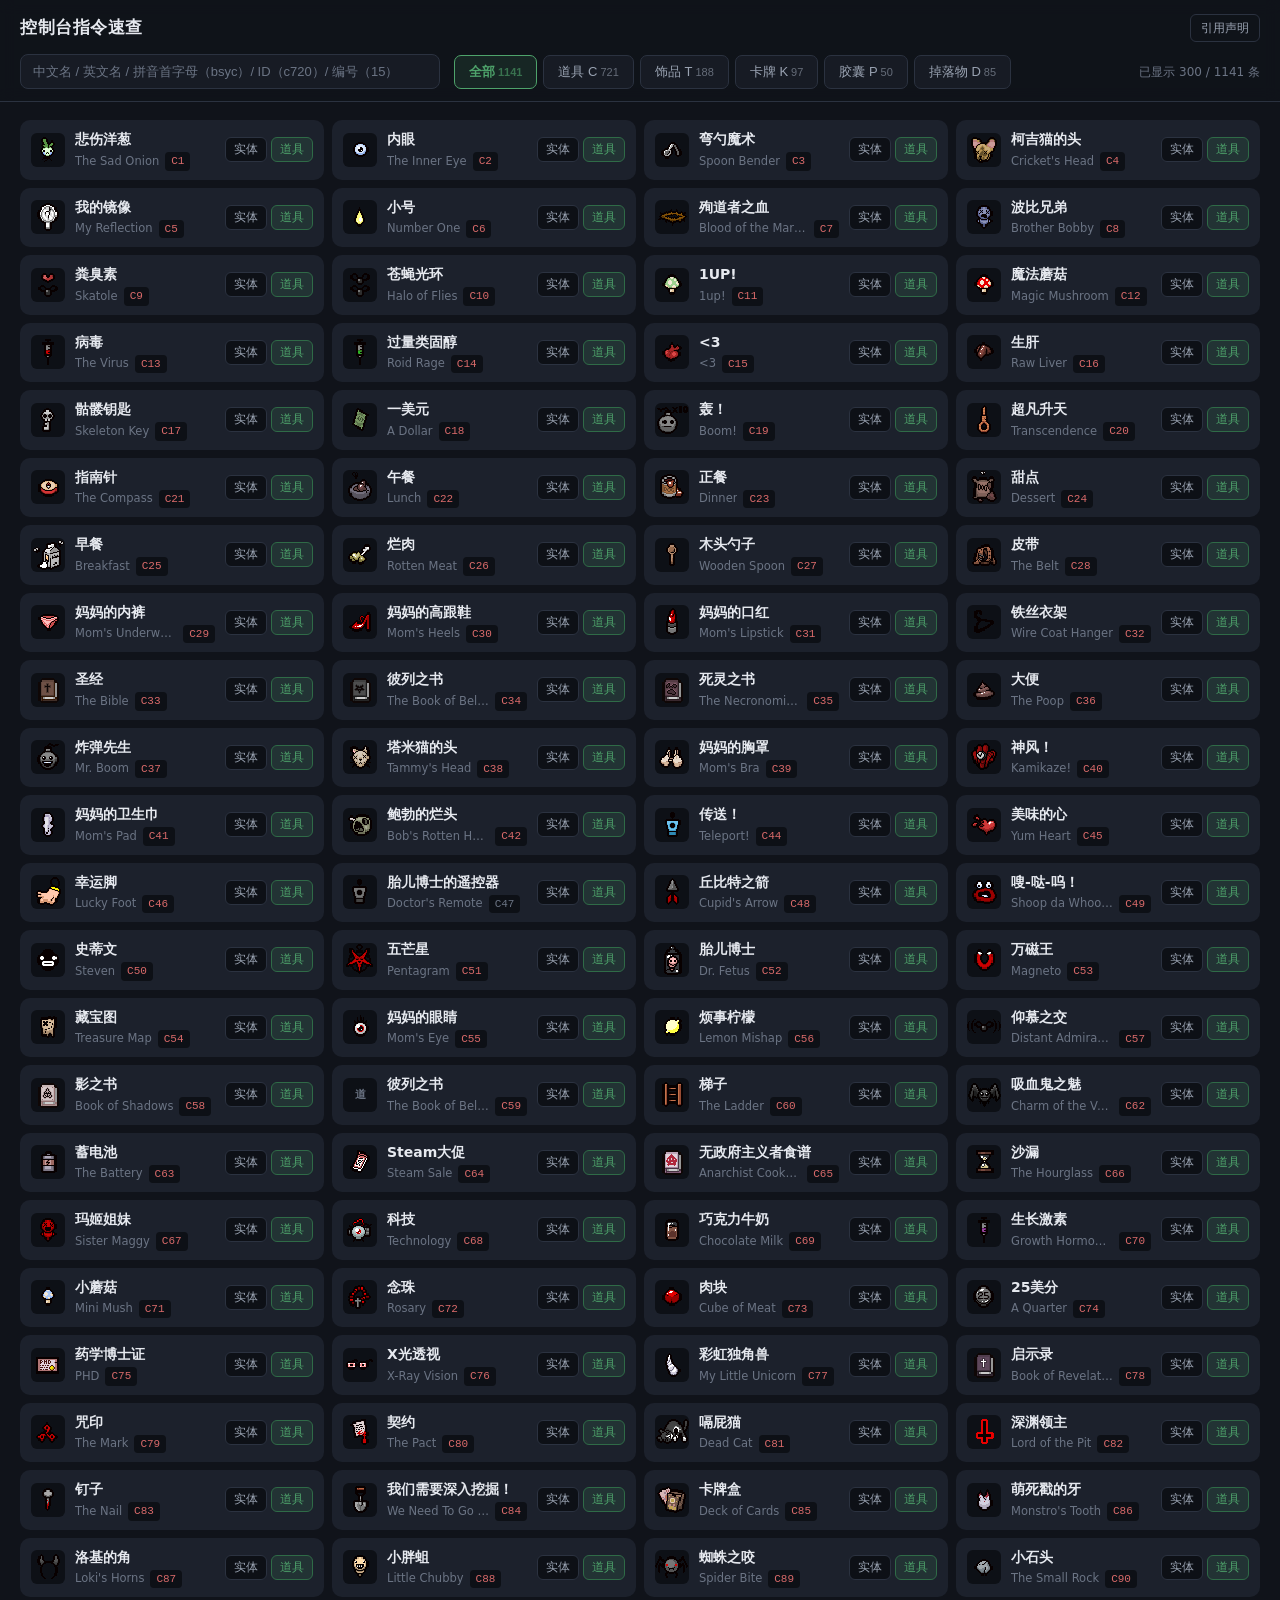
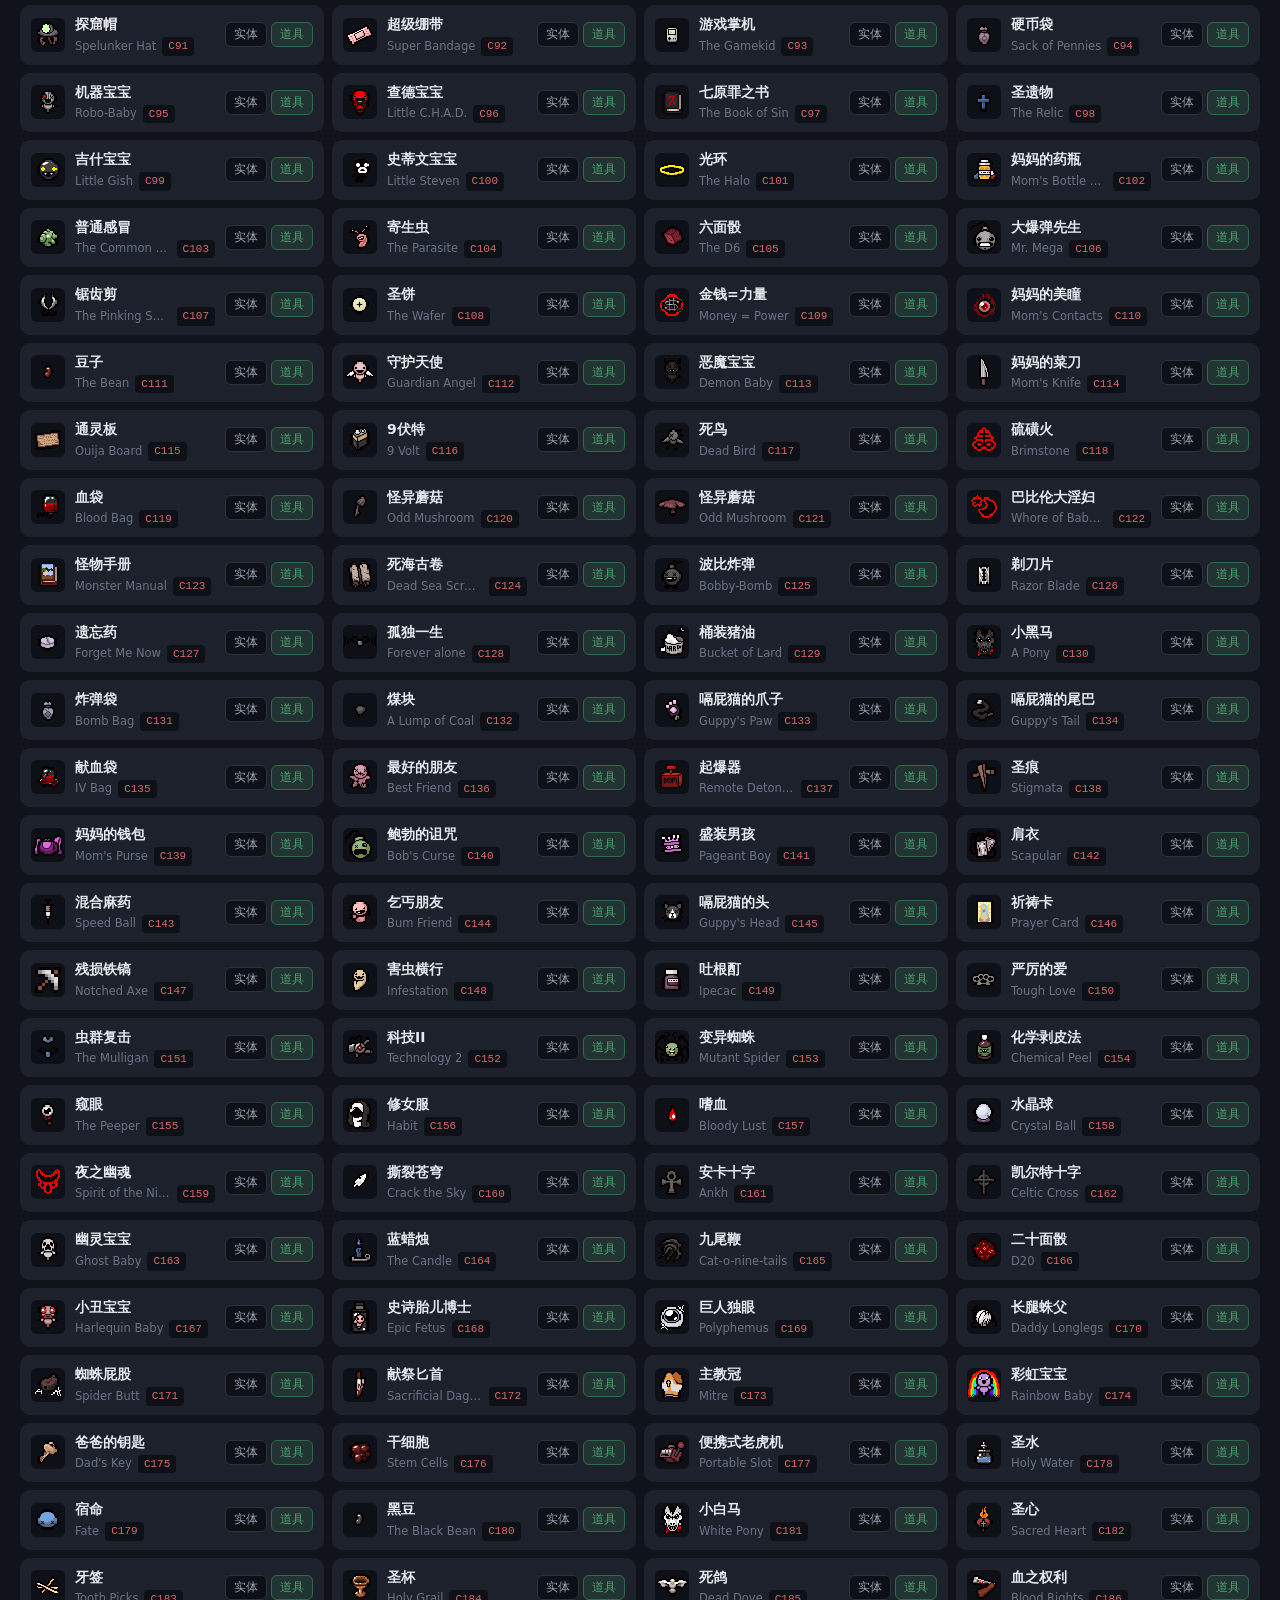
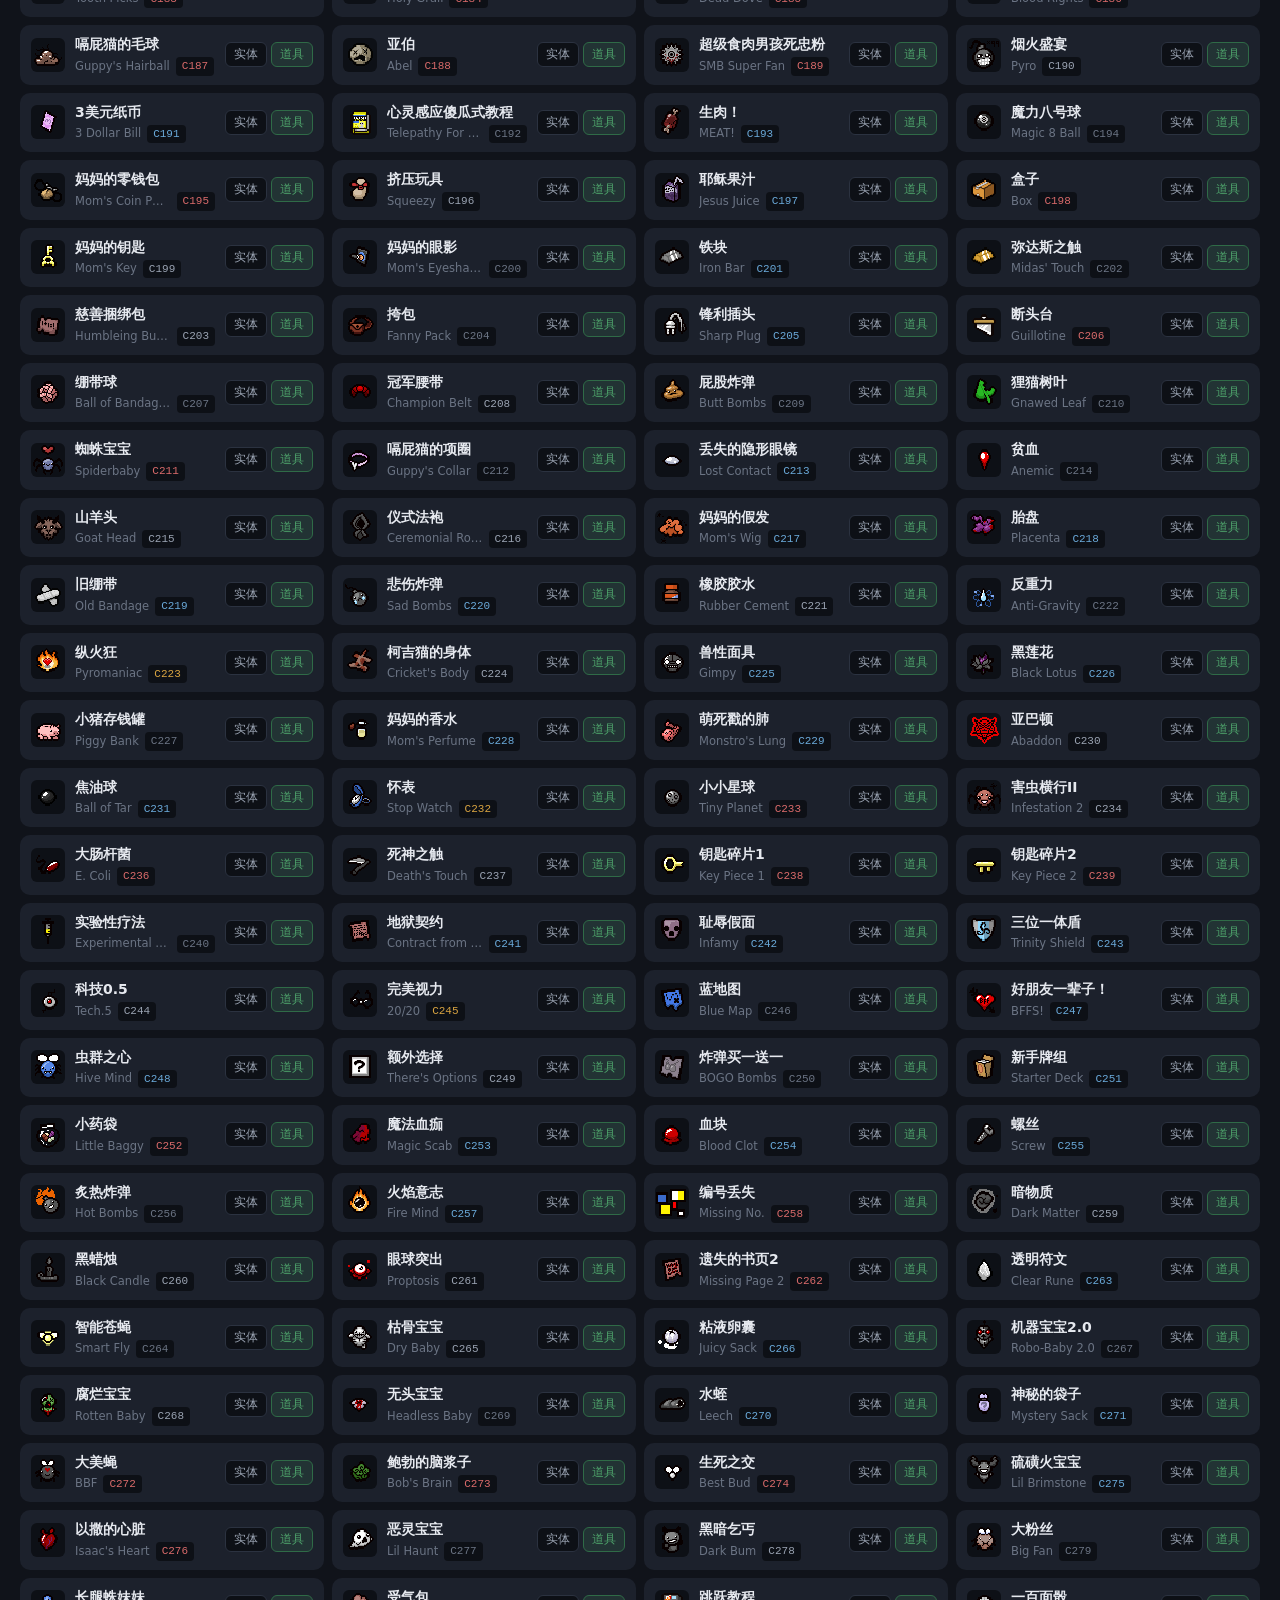
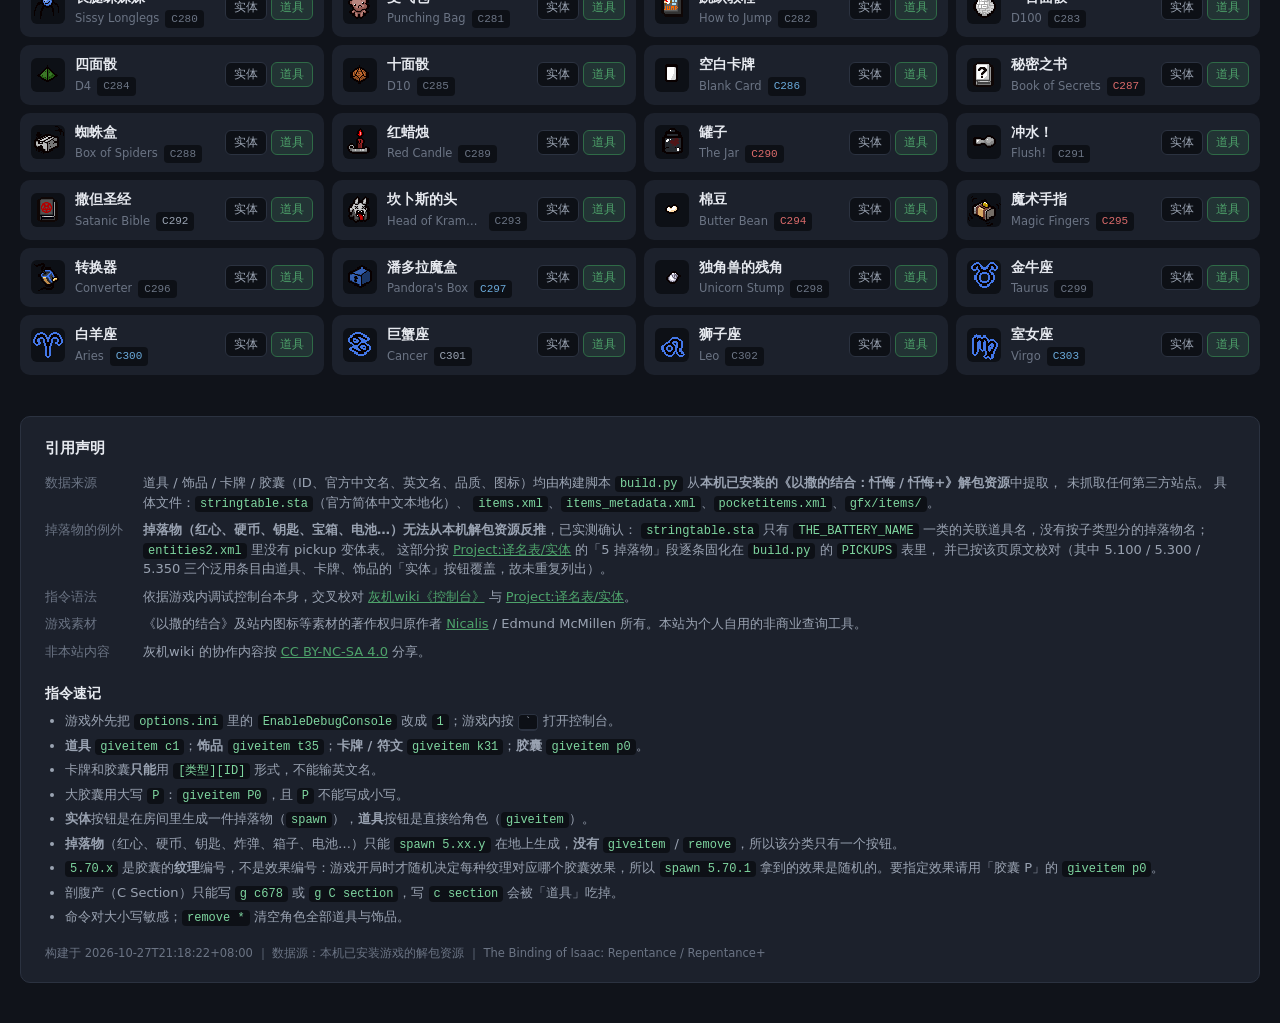
<file: docs/index.html>
<!DOCTYPE html>
<html lang="zh-CN">
<head>
<meta charset="UTF-8">
<meta name="viewport" content="width=device-width, initial-scale=1">
<title>以撒的结合 · 控制台指令速查</title>
<link rel="stylesheet" href="style.css?v=20261027T211822">
</head>
<body>

<header class="bar">
  <div class="bar-top">
    <h1>控制台指令速查</h1>
    <div class="spacer"></div>
    <a class="ghost-btn" id="creditBtn" href="#credit">引用声明</a>
  </div>

  <div class="bar-main">
    <div class="search-wrap">
      <input id="q" type="search" autocomplete="off" spellcheck="false"
             placeholder="中文名 / 英文名 / 拼音首字母（bsyc）/ ID（c720）/ 编号（15）">
      <button id="clearBtn" class="clear" hidden title="清空">×</button>
    </div>
    <div class="tabs" id="tabs"></div>
    <div class="count" id="count">载入中…</div>
  </div>
</header>

<main>
  <div id="grid" class="grid"></div>
  <p id="empty" class="empty" hidden>没有匹配的条目</p>
</main>

<section id="credit" class="credit">
  <h2>引用声明</h2>
  <dl>
    <dt>数据来源</dt>
    <dd>
      道具 / 饰品 / 卡牌 / 胶囊（ID、官方中文名、英文名、品质、图标）均由构建脚本
      <code>build.py</code> 从<strong>本机已安装的《以撒的结合：忏悔 / 忏悔+》解包资源</strong>中提取，
      未抓取任何第三方站点。
      具体文件：<code>stringtable.sta</code>（官方简体中文本地化）、
      <code>items.xml</code>、<code>items_metadata.xml</code>、<code>pocketitems.xml</code>、<code>gfx/items/</code>。
    </dd>

    <dt>掉落物的例外</dt>
    <dd>
      <strong>掉落物（红心、硬币、钥匙、宝箱、电池…）无法从本机解包资源反推</strong>，已实测确认：
      <code>stringtable.sta</code> 只有 <code>THE_BATTERY_NAME</code> 一类的关联道具名，没有按子类型分的掉落物名；
      <code>entities2.xml</code> 里没有 pickup 变体表。
      这部分按
      <a href="https://isaac.huijiwiki.com/wiki/Project:%E8%AF%91%E5%90%8D%E8%A1%A8/%E5%AE%9E%E4%BD%93" target="_blank" rel="noopener">Project:译名表/实体</a>
      的「5 掉落物」段逐条固化在 <code>build.py</code> 的 <code>PICKUPS</code> 表里，
      并已按该页原文校对（其中 5.100 / 5.300 / 5.350 三个泛用条目由道具、卡牌、饰品的「实体」按钮覆盖，故未重复列出）。
    </dd>

    <dt>指令语法</dt>
    <dd>
      依据游戏内调试控制台本身，交叉校对
      <a href="https://isaac.huijiwiki.com/wiki/%E6%8E%A7%E5%88%B6%E5%8F%B0" target="_blank" rel="noopener">灰机wiki《控制台》</a>
      与 <a href="https://isaac.huijiwiki.com/wiki/Project:%E8%AF%91%E5%90%8D%E8%A1%A8/%E5%AE%9E%E4%BD%93" target="_blank" rel="noopener">Project:译名表/实体</a>。
    </dd>

    <dt>游戏素材</dt>
    <dd>
      《以撒的结合》及站内图标等素材的著作权归原作者
      <a href="https://www.nicalis.com/" target="_blank" rel="noopener">Nicalis</a> /
      Edmund McMillen 所有。本站为个人自用的非商业查询工具。
    </dd>

    <dt>非本站内容</dt>
    <dd>
      灰机wiki 的协作内容按
      <a href="https://creativecommons.org/licenses/by-nc-sa/4.0/" target="_blank" rel="noopener">CC BY-NC-SA 4.0</a> 分享。
    </dd>
  </dl>

  <h3>指令速记</h3>
  <ul class="notes">
    <li>游戏外先把 <code>options.ini</code> 里的 <code>EnableDebugConsole</code> 改成 <code>1</code>；游戏内按 <kbd>`</kbd> 打开控制台。</li>
    <li><b>道具</b> <code>giveitem c1</code>；<b>饰品</b> <code>giveitem t35</code>；<b>卡牌 / 符文</b> <code>giveitem k31</code>；<b>胶囊</b> <code>giveitem p0</code>。</li>
    <li>卡牌和胶囊<strong>只能</strong>用 <code>[类型][ID]</code> 形式，不能输英文名。</li>
    <li>大胶囊用大写 <code>P</code>：<code>giveitem P0</code>，且 <code>P</code> 不能写成小写。</li>
    <li><b>实体</b>按钮是在房间里生成一件掉落物（<code>spawn</code>），<b>道具</b>按钮是直接给角色（<code>giveitem</code>）。</li>
    <li><b>掉落物</b>（红心、硬币、钥匙、炸弹、箱子、电池…）只能 <code>spawn 5.xx.y</code> 在地上生成，<strong>没有</strong> <code>giveitem</code> / <code>remove</code>，所以该分类只有一个按钮。</li>
    <li><code>5.70.x</code> 是胶囊的<strong>纹理</strong>编号，不是效果编号：游戏开局时才随机决定每种纹理对应哪个胶囊效果，所以 <code>spawn 5.70.1</code> 拿到的效果是随机的。要指定效果请用「胶囊 P」的 <code>giveitem p0</code>。</li>
    <li>剖腹产（C Section）只能写 <code>g c678</code> 或 <code>g C section</code>，写 <code>c section</code> 会被「道具」吃掉。</li>
    <li>命令对大小写敏感；<code>remove *</code> 清空角色全部道具与饰品。</li>
  </ul>
  <p class="build" id="buildInfo"></p>
</section>

<div id="toast" class="toast" hidden></div>

<script src="app.js?v=20261027T211822"></script>
</body>
</html>
</file>
<file: docs/style.css>
:root {
  --bg: #10131a;
  --bg-2: #171b24;
  --card: #1c212c;
  --card-hover: #232937;
  --line: #2b3240;
  --fg: #e6e9ef;
  --fg-dim: #9aa3b2;
  --fg-dimmer: #6b7484;
  --accent: #4ea36b;
  --accent-soft: #4ea36b22;
  --cmd: #7fd6a0;
  --radius: 10px;
}

* { box-sizing: border-box; }

html { scroll-behavior: smooth; }

body {
  margin: 0;
  background: var(--bg);
  color: var(--fg);
  font: 14px/1.5 "Segoe UI", "Microsoft YaHei", system-ui, sans-serif;
  -webkit-font-smoothing: antialiased;
}

/* ---------- 顶栏 ---------- */

.bar {
  position: sticky;
  top: 0;
  z-index: 20;
  background: #10131af2;
  backdrop-filter: blur(8px);
  border-bottom: 1px solid var(--line);
  padding: 14px 20px 12px;
}

.bar-top {
  display: flex;
  align-items: center;
  gap: 12px;
  margin-bottom: 12px;
  flex-wrap: wrap;
}

.bar h1 {
  margin: 0;
  font-size: 17px;
  font-weight: 600;
  letter-spacing: .5px;
}

.spacer { flex: 1; }

.ghost-btn {
  color: var(--fg-dim);
  text-decoration: none;
  font-size: 12px;
  padding: 4px 10px;
  border: 1px solid var(--line);
  border-radius: 6px;
  transition: .15s;
}
.ghost-btn:hover { color: var(--fg); border-color: var(--fg-dimmer); }

.bar-main {
  display: flex;
  align-items: center;
  gap: 14px;
  flex-wrap: wrap;
}

/* 搜索框原本固定 420px 宽且不许收缩，窄视口下会把后面的分类标签挤出屏幕
   （实测 815px 视口时「掉落物 D」被推到 x=911，看不见也点不到）。
   改成可伸缩：宽度随窗口变，但不超过 420px。 */
.search-wrap {
  position: relative;
  flex: 1 1 240px;
  min-width: 160px;
  max-width: 420px;
}

#q {
  width: 100%;
  padding: 9px 32px 9px 12px;
  background: var(--bg-2);
  border: 1px solid var(--line);
  border-radius: 8px;
  color: var(--fg);
  font-size: 13px;
  outline: none;
  transition: .15s;
}
#q:focus { border-color: var(--accent); background: #1a1f29; }
#q::placeholder { color: var(--fg-dimmer); }

.clear {
  position: absolute;
  right: 6px; top: 50%;
  transform: translateY(-50%);
  width: 20px; height: 20px;
  border: 0; border-radius: 4px;
  background: var(--line);
  color: var(--fg-dim);
  cursor: pointer;
  font-size: 14px;
  line-height: 1;
}
.clear:hover { background: var(--fg-dimmer); color: var(--bg); }

.tabs { display: flex; gap: 6px; flex-wrap: wrap; }

.tab {
  padding: 7px 14px;
  background: var(--bg-2);
  border: 1px solid var(--line);
  border-radius: 7px;
  color: var(--fg-dim);
  cursor: pointer;
  font-size: 13px;
  white-space: nowrap;
  transition: .15s;
}
.tab:hover { color: var(--fg); border-color: var(--fg-dimmer); }
.tab[aria-selected="true"] {
  background: var(--accent-soft);
  border-color: var(--accent);
  color: var(--accent);
  font-weight: 600;
}
.tab .n { opacity: .6; font-size: 11px; margin-left: 3px; }

.count {
  margin-left: auto;
  color: var(--fg-dimmer);
  font-size: 12px;
  white-space: nowrap;
}

/* ---------- 卡片 ---------- */

main { padding: 18px 20px 40px; }

.grid {
  display: grid;
  grid-template-columns: repeat(auto-fill, minmax(268px, 1fr));
  gap: 8px;
}

.item {
  display: flex;
  align-items: center;
  gap: 10px;
  padding: 8px 10px;
  background: var(--card);
  border: 1px solid transparent;
  border-radius: var(--radius);
  cursor: pointer;
  transition: .12s;
  min-width: 0;
}
.item:hover { background: var(--card-hover); border-color: var(--line); }
.item.flash { border-color: var(--accent); background: var(--accent-soft); }

.thumb {
  flex: 0 0 34px;
  width: 34px; height: 34px;
  border-radius: 6px;
  background: #0d1016;
  object-fit: contain;
  image-rendering: pixelated;
}

.ph {
  flex: 0 0 34px;
  width: 34px; height: 34px;
  border-radius: 6px;
  background: #0d1016;
  display: grid;
  place-items: center;
  color: var(--fg-dimmer);
  font-size: 11px;
  font-weight: 700;
}

.meta { flex: 1; min-width: 0; }

.zh {
  font-size: 14px;
  font-weight: 600;
  white-space: nowrap;
  overflow: hidden;
  text-overflow: ellipsis;
}

.sub {
  display: flex;
  align-items: center;
  gap: 6px;
  margin-top: 2px;
  min-width: 0;
}

.en {
  color: var(--fg-dimmer);
  font-size: 11.5px;
  white-space: nowrap;
  overflow: hidden;
  text-overflow: ellipsis;
}

.code {
  flex: 0 0 auto;
  padding: 1px 6px;
  border-radius: 4px;
  background: #0d1016;
  color: var(--fg-dim);
  font: 11px/1.5 ui-monospace, Consolas, monospace;
}
.code.q4 { color: #d9a441; }
.code.q3 { color: #9aa3b2; }
.code.q2 { color: #6aa9d9; }
.code.q1 { color: #6b7484; }
.code.q0 { color: #d96a6a; }

.acts { flex: 0 0 auto; display: flex; gap: 4px; }

.act {
  padding: 4px 8px;
  border-radius: 6px;
  border: 1px solid var(--line);
  background: #0d1016;
  color: var(--fg-dim);
  font-size: 11.5px;
  cursor: pointer;
  white-space: nowrap;
  transition: .12s;
}
.act:hover { color: var(--fg); border-color: var(--fg-dimmer); }
.act.primary { background: var(--accent-soft); border-color: #2f6b47; color: var(--accent); }
.act.primary:hover { background: var(--accent); color: #0d1016; border-color: var(--accent); }

.empty {
  text-align: center;
  color: var(--fg-dimmer);
  padding: 60px 0;
}

.sentinel { height: 1px; }

/* ---------- 引用声明 ---------- */

.credit {
  margin: 0 20px 40px;
  padding: 20px 24px;
  background: var(--card);
  border: 1px solid var(--line);
  border-radius: var(--radius);
  color: var(--fg-dim);
  font-size: 13px;
}
.credit h2 { margin: 0 0 14px; font-size: 15px; color: var(--fg); }
.credit h3 { margin: 22px 0 8px; font-size: 13.5px; color: var(--fg); }
.credit dl { margin: 0; display: grid; grid-template-columns: 84px 1fr; gap: 8px 14px; }
.credit dt { color: var(--fg-dimmer); }
.credit dd { margin: 0; }
.credit a { color: var(--accent); }
.credit code {
  padding: 1px 5px;
  border-radius: 4px;
  background: #0d1016;
  font: 12px ui-monospace, Consolas, monospace;
  color: var(--cmd);
}
.credit kbd {
  padding: 1px 6px;
  border: 1px solid var(--line);
  border-bottom-width: 2px;
  border-radius: 4px;
  background: #0d1016;
  font: 11px ui-monospace, monospace;
}
.notes { margin: 0; padding-left: 20px; }
.notes li { margin-bottom: 5px; }
.build { margin: 18px 0 0; color: var(--fg-dimmer); font-size: 11.5px; }

/* ---------- toast ---------- */

.toast {
  position: fixed;
  left: 50%; bottom: 28px;
  transform: translateX(-50%);
  z-index: 50;
  padding: 10px 18px;
  background: #0d1016;
  border: 1px solid var(--accent);
  border-radius: 8px;
  color: var(--cmd);
  font: 13px ui-monospace, Consolas, monospace;
  box-shadow: 0 8px 28px #0009;
  pointer-events: none;
}

mark { background: #4ea36b44; color: #b8f0cc; border-radius: 2px; }
</file>
